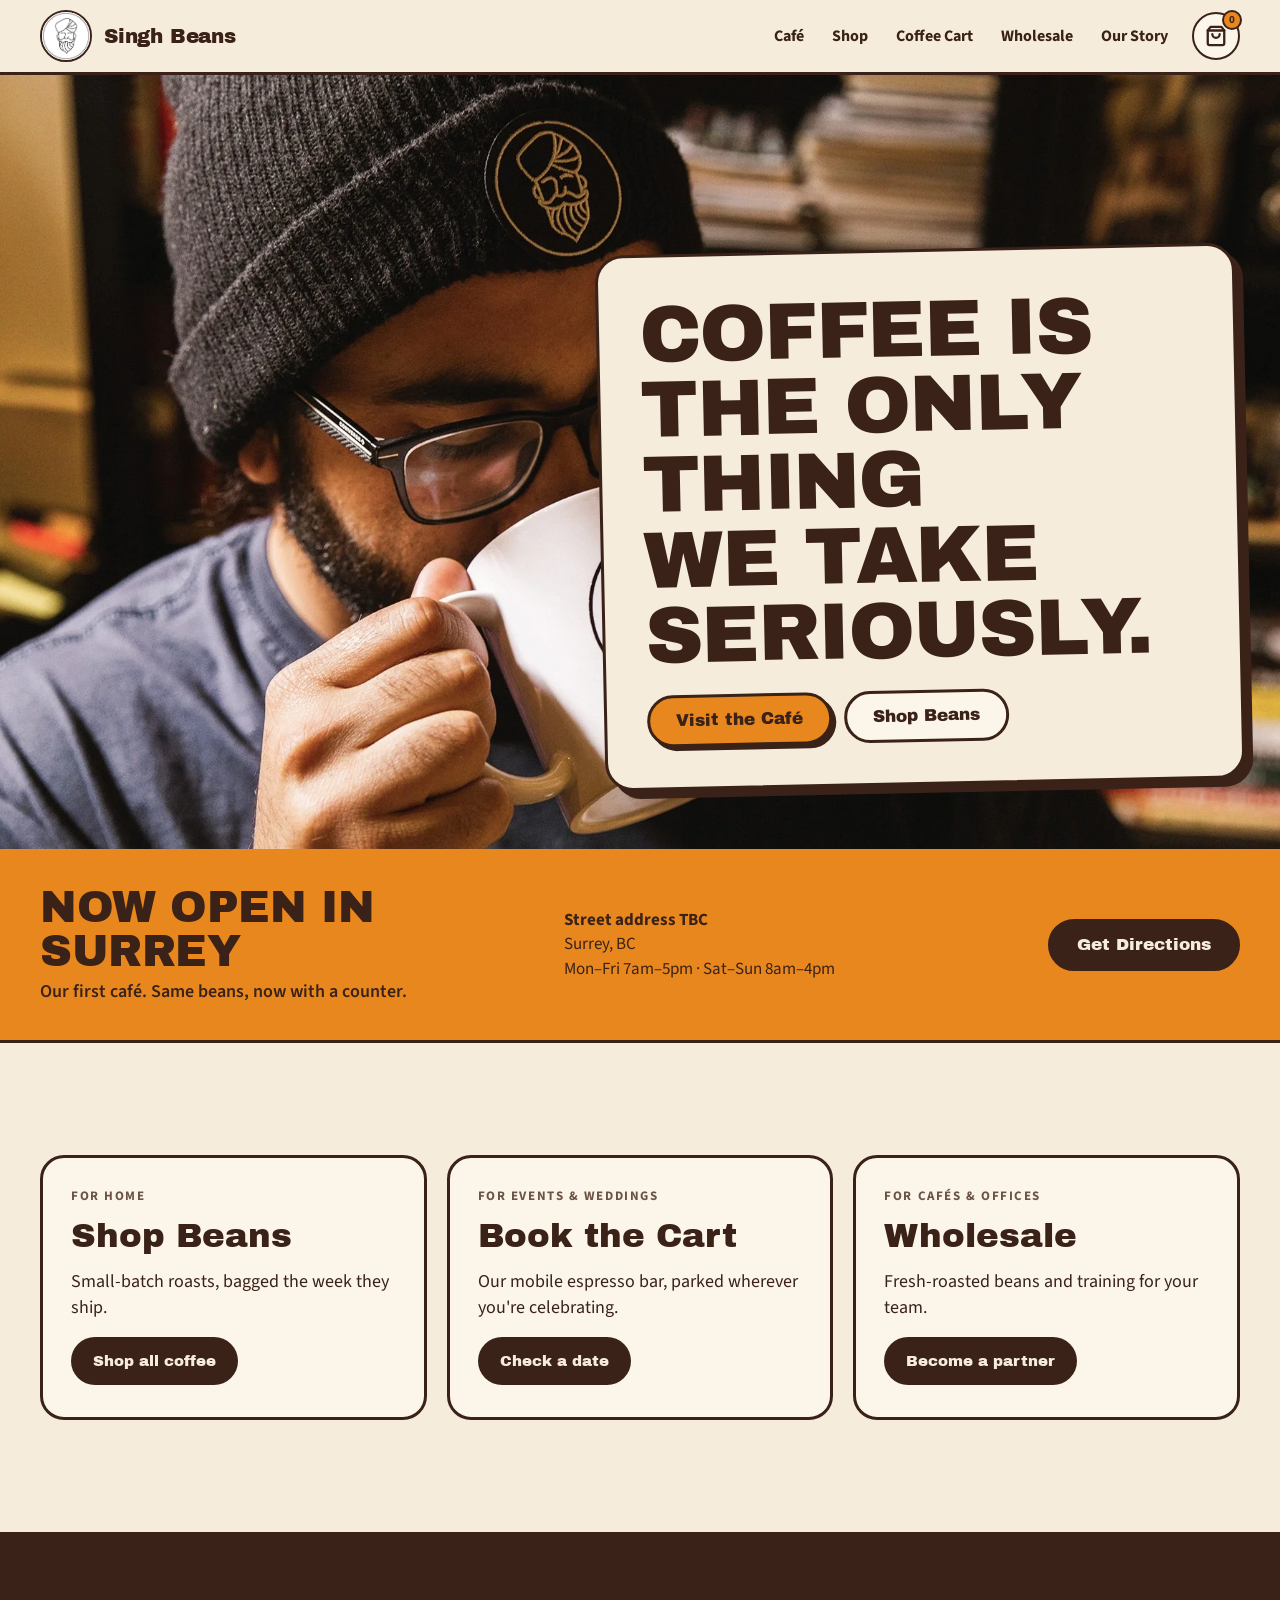
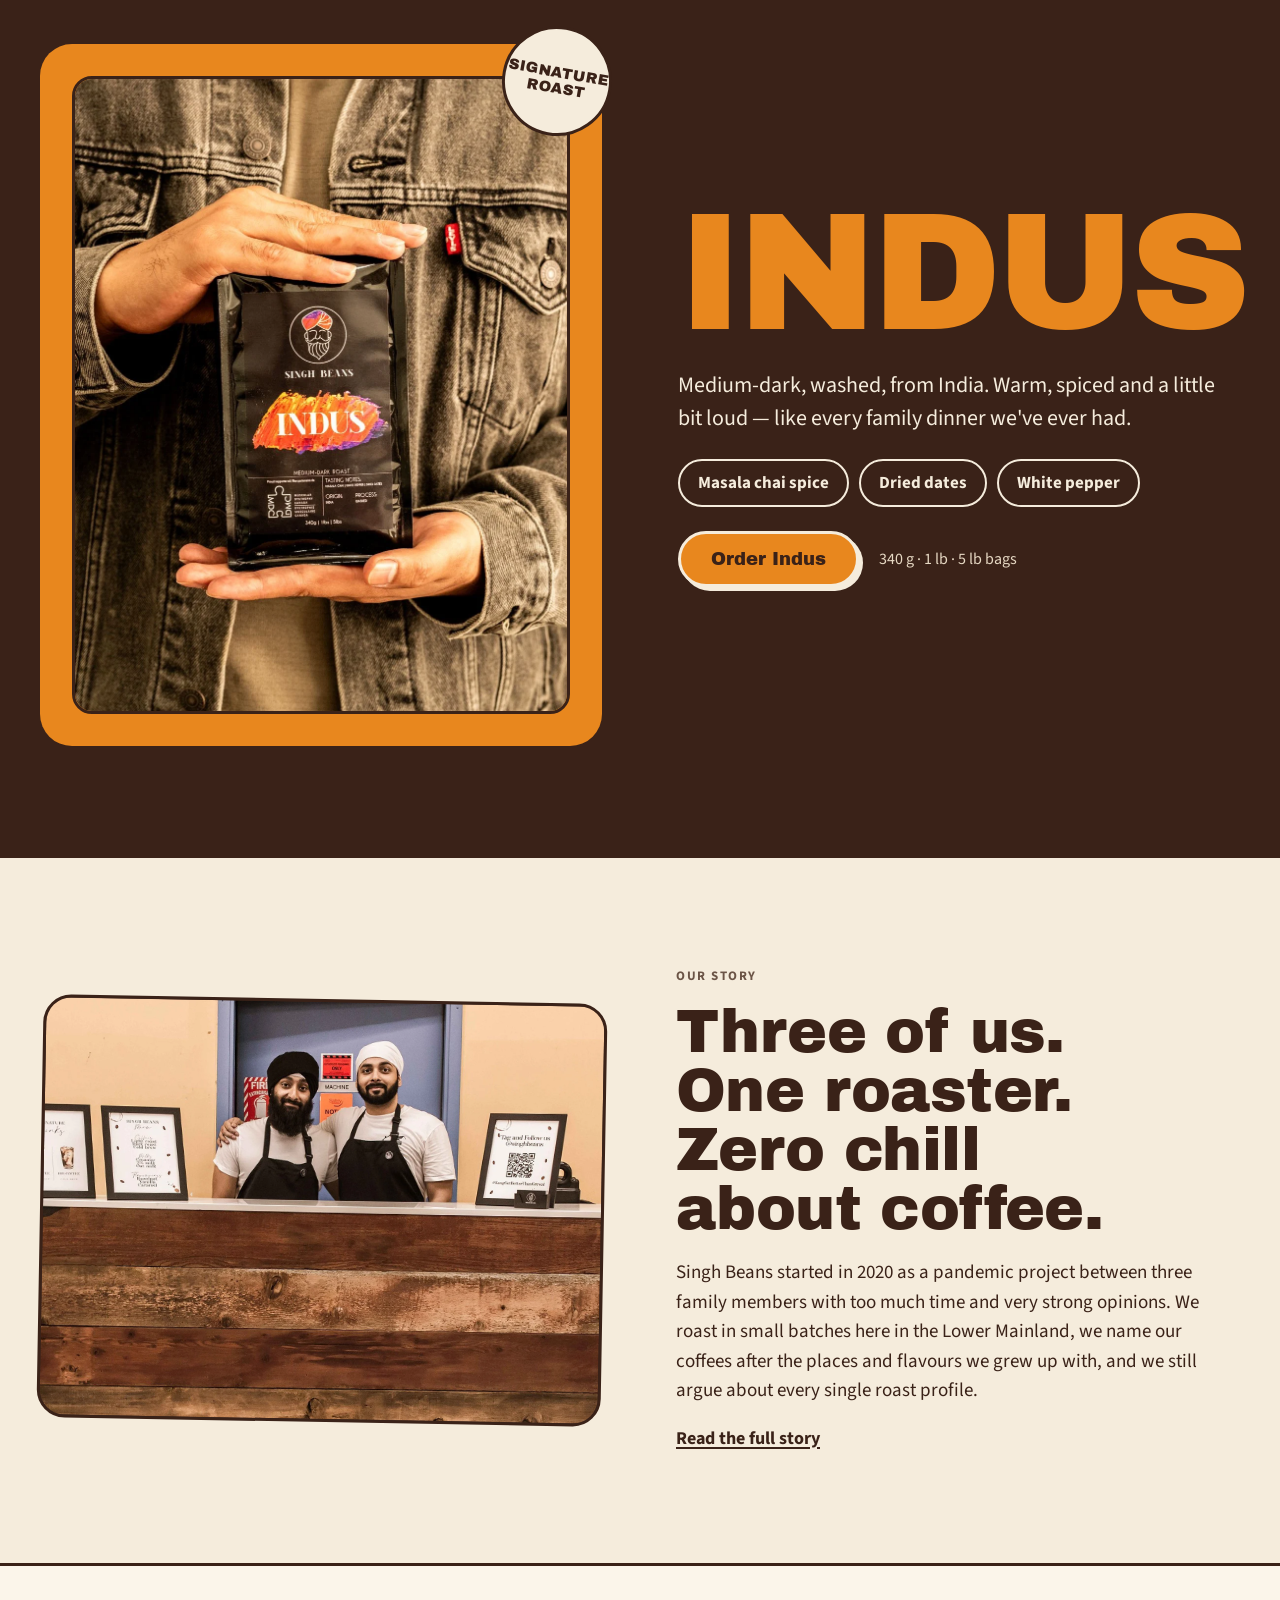
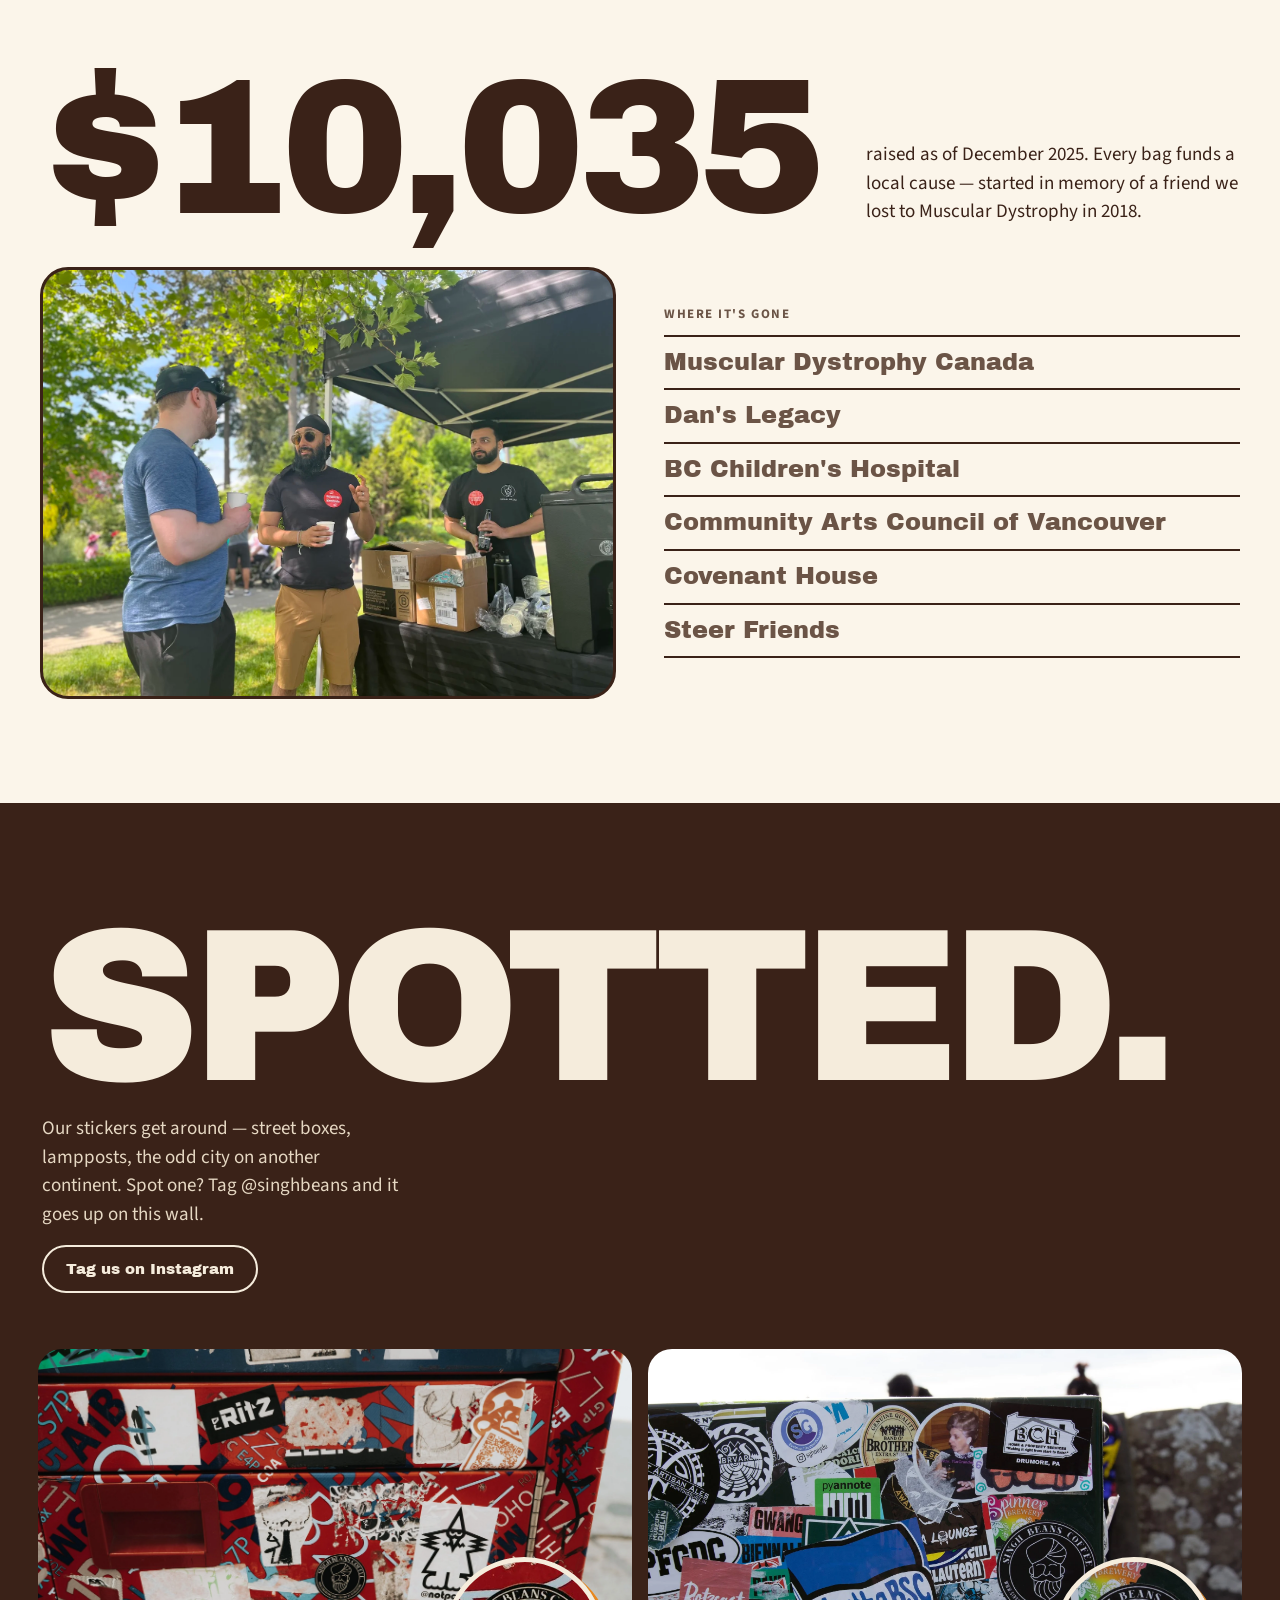
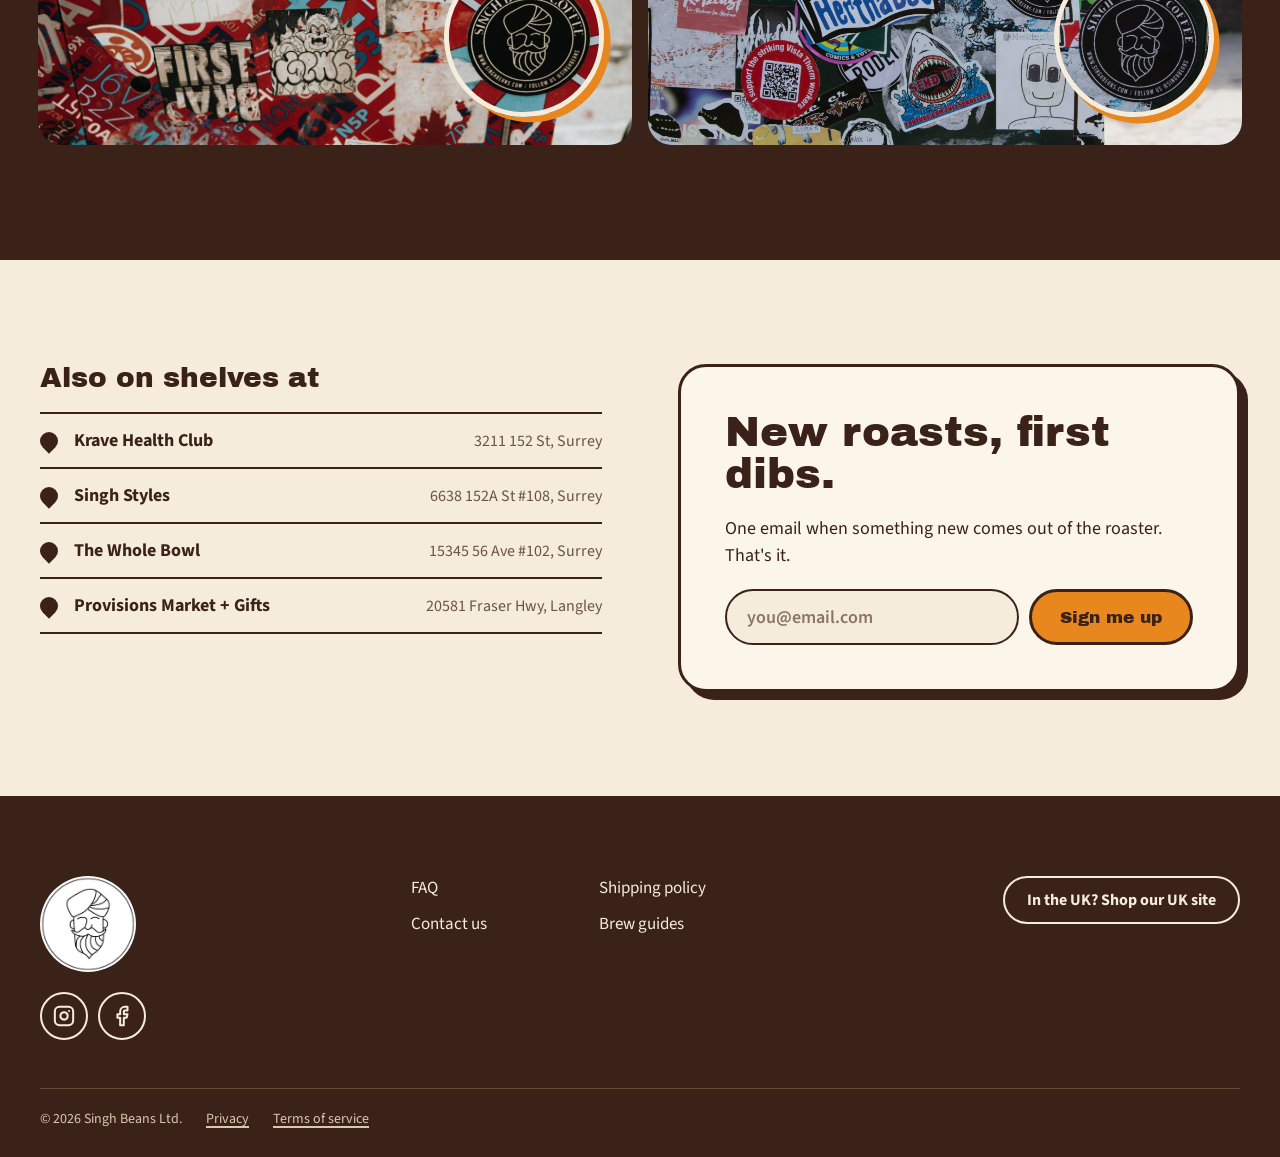
<file: index.html>
<!DOCTYPE html>
<html lang="en-CA">
<head>
  <meta charset="utf-8">
  <meta name="viewport" content="width=device-width, initial-scale=1">
  <title>Singh Beans Coffee — Small-Batch Roaster in Surrey, BC</title>
  <meta name="description" content="Family-owned small-batch coffee roaster in Surrey, BC. Shop fresh beans, visit our new café, book our mobile coffee cart or become a wholesale partner.">
  <link rel="icon" href="assets/logo.jpg">

  <!-- Fonts -->
  <link rel="preconnect" href="https://fonts.googleapis.com">
  <link rel="preconnect" href="https://fonts.gstatic.com" crossorigin>
  <link href="https://fonts.googleapis.com/css2?family=Archivo+Black&family=Source+Sans+3:wght@400;600;700&display=swap" rel="stylesheet">

  <link rel="stylesheet" href="css/styles.css">
</head>
<body>

  <!-- ================= HEADER ================= -->
  <header class="site-header">
    <div class="container site-header__bar">
      <a class="brand" href="index.html" aria-label="Singh Beans Coffee home">
        <img src="assets/logo.jpg" alt="Singh Beans Coffee logo" width="52" height="52">
        <span>Singh Beans</span>
      </a>

      <nav class="main-nav" aria-label="Main">
        <a href="cafe.html">Café</a>
        <a href="#shop">Shop</a>
        <a href="#cart-booking">Coffee Cart</a>
        <a href="#wholesale">Wholesale</a>
        <a href="#story">Our Story</a>
      </nav>

      <div class="header-actions">
        <a class="icon-btn" href="https://www.singhbeans.com/cart" aria-label="Cart">
          <svg viewBox="0 0 24 24" fill="none" stroke="currentColor" stroke-width="2.5" stroke-linecap="round" stroke-linejoin="round" aria-hidden="true"><path d="M6 2 3 6v14a2 2 0 0 0 2 2h14a2 2 0 0 0 2-2V6l-3-4Z"/><path d="M3 6h18"/><path d="M16 10a4 4 0 0 1-8 0"/></svg>
          <span class="cart-badge">0</span>
        </a>
        <button class="icon-btn menu-toggle" type="button" aria-label="Menu" aria-expanded="false" aria-controls="mobile-nav">
          <span></span><span></span><span></span>
        </button>
      </div>
    </div>

    <nav class="container mobile-nav" id="mobile-nav" aria-label="Mobile">
      <a href="cafe.html">Café</a>
      <a href="#shop">Shop</a>
      <a href="#cart-booking">Coffee Cart</a>
      <a href="#wholesale">Wholesale</a>
      <a href="#story">Our Story</a>
    </nav>
  </header>

  <main>

    <!-- ================= HERO ================= -->
    <section class="hero">
      <img class="hero__photo" src="assets/mug.webp" alt="Sipping from a Singh Beans mug, logo beanie on">
      <div class="hero__plate-wrap">
        <div class="hero__plate-row">
          <div class="hero__plate">
            <h1 class="display">Coffee is the only thing we take seriously.</h1>
            <div class="btn-row">
              <a class="btn btn--primary" href="cafe.html">Visit the Café</a>
              <a class="btn btn--secondary" href="#shop">Shop Beans</a>
            </div>
          </div>
        </div>
      </div>
    </section>

    <!-- ================= CAFÉ ANNOUNCEMENT ================= -->
    <!-- TBC: street address and hours. City may change to Vancouver. -->
    <section class="cafe-band">
      <div class="container cafe-band__inner">
        <div class="cafe-band__text">
          <p class="display cafe-band__title">Now open in Surrey</p>
          <p class="cafe-band__sub">Our first café. Same beans, now with a counter.</p>
        </div>
        <address>
          <strong>Street address TBC</strong><br>
          Surrey, BC<br>
          Mon–Fri 7am–5pm · Sat–Sun 8am–4pm
        </address>
        <a class="btn btn--dark" href="cafe.html#map">Get Directions</a>
      </div>
    </section>

    <!-- ================= THREE PATHS ================= -->
    <section class="container paths" id="shop">
      <div class="paths__grid">
        <div class="card">
          <span class="eyebrow">For home</span>
          <h2>Shop Beans</h2>
          <p>Small-batch roasts, bagged the week they ship.</p>
          <a class="btn btn--dark btn--small" href="https://www.singhbeans.com/coffee">Shop all coffee</a>
        </div>
        <div class="card" id="cart-booking">
          <span class="eyebrow">For events &amp; weddings</span>
          <h2>Book the Cart</h2>
          <p>Our mobile espresso bar, parked wherever you're celebrating.</p>
          <a class="btn btn--dark btn--small" href="https://www.singhbeans.com/event-vendor">Check a date</a>
        </div>
        <div class="card" id="wholesale">
          <span class="eyebrow">For cafés &amp; offices</span>
          <h2>Wholesale</h2>
          <p>Fresh-roasted beans and training for your team.</p>
          <a class="btn btn--dark btn--small" href="https://www.singhbeans.com/wholesale">Become a partner</a>
        </div>
      </div>
    </section>

    <!-- ================= FEATURED ROAST: INDUS ================= -->
    <section class="indus" id="indus">
      <div class="container indus__inner">
        <div class="indus__frame">
          <img src="assets/indus.webp" alt="A bag of Singh Beans Indus roast held in two hands" loading="lazy">
          <span class="badge-sticker">Signature<br>roast</span>
        </div>
        <div class="indus__copy">
          <h2 class="display indus__title">Indus</h2>
          <p>Medium-dark, washed, from India. Warm, spiced and a little bit loud — like every family dinner we've ever had.</p>
          <ul class="pills" aria-label="Tasting notes">
            <li>Masala chai spice</li>
            <li>Dried dates</li>
            <li>White pepper</li>
          </ul>
          <div class="indus__buy">
            <a class="btn btn--primary btn--large on-dark" href="https://www.singhbeans.com/coffee/p/indus">Order Indus</a>
            <span class="indus__meta">340 g · 1 lb · 5 lb bags</span>
          </div>
        </div>
      </div>
    </section>

    <!-- ================= OUR STORY ================= -->
    <section class="container story" id="story">
      <div class="photo-frame">
        <img src="assets/founders-counter.webp" alt="Two of the Singh Beans founders behind their wooden coffee counter" loading="lazy">
      </div>
      <div class="story__copy">
        <span class="eyebrow">Our story</span>
        <h2 class="section-title">Three of us. One roaster. Zero chill about coffee.</h2>
        <p>Singh Beans started in 2020 as a pandemic project between three family members with too much time and very strong opinions. We roast in small batches here in the Lower Mainland, we name our coffees after the places and flavours we grew up with, and we still argue about every single roast profile.</p>
        <a class="text-link" href="https://www.singhbeans.com/our-story">Read the full story</a>
      </div>
    </section>

    <!-- ================= GIVING BACK ================= -->
    <section class="giving">
      <div class="container giving__inner">
        <div class="giving__head">
          <p class="giving__amount">$10,035</p>
          <p>raised as of December 2025. Every bag funds a local cause — started in memory of a friend we lost to Muscular Dystrophy in 2018.</p>
        </div>
        <div class="giving__body">
          <div class="photo-frame">
            <img src="assets/event-tent.webp" alt="Singh Beans volunteers serving coffee at a community charity event" loading="lazy">
          </div>
          <div class="charities">
            <span class="eyebrow">Where it's gone</span>
            <ul>
              <li><a href="https://muscle.ca/" target="_blank" rel="noopener">Muscular Dystrophy Canada</a></li>
              <li><a href="https://danslegacy.com/" target="_blank" rel="noopener">Dan's Legacy</a></li>
              <li><a href="https://www.bcchildrens.ca/" target="_blank" rel="noopener">BC Children's Hospital</a></li>
              <li><a href="https://www.cacv.ca/" target="_blank" rel="noopener">Community Arts Council of Vancouver</a></li>
              <li><a href="https://www.covenanthousebc.org/" target="_blank" rel="noopener">Covenant House</a></li>
              <li><a href="https://steerfriends.org/" target="_blank" rel="noopener">Steer Friends</a></li>
            </ul>
          </div>
        </div>
      </div>
    </section>

    <!-- ================= SPOTTED ================= -->
    <section class="spotted">
      <div class="spotted__inner">
        <div class="spotted__head">
          <h2 class="display spotted__title">Spotted.</h2>
          <div class="spotted__intro">
            <p>Our stickers get around — street boxes, lampposts, the odd city on another continent. Spot one? Tag @singhbeans and it goes up on this wall.</p>
            <a class="btn btn--outline-light btn--small" href="https://instagram.com/singhbeans" target="_blank" rel="noopener">Tag us on Instagram</a>
          </div>
        </div>
        <div class="spotted__grid">
          <!-- To add a photo: copy a <figure> block. The zoom circle's
               background-size / background-position pick which part
               of the photo shows inside the circle. -->
          <figure class="spot">
            <img src="assets/spotted-red.webp" alt="A Singh Beans sticker among dozens on a red street box" loading="lazy">
            <span class="spot__zoom" aria-hidden="true" style="background-image:url(assets/spotted-red.webp); --zoom-size:1410px auto; --zoom-pos:-639px -465px; --zoom-rotate:-6deg"></span>
          </figure>
          <figure class="spot">
            <img src="assets/spotted-green.webp" alt="A Singh Beans sticker on a crowded green utility box overseas" loading="lazy">
            <span class="spot__zoom" aria-hidden="true" style="background-image:url(assets/spotted-green.webp); --zoom-size:706px auto; --zoom-pos:-394px -182px; --zoom-rotate:5deg"></span>
          </figure>
        </div>
      </div>
    </section>

    <!-- ================= STOCKISTS + NEWSLETTER ================= -->
    <section class="container stock-news">
      <div class="stockists">
        <h2>Also on shelves at</h2>
        <ul>
          <li><span class="pin" aria-hidden="true"></span><span class="stockists__name">Krave Health Club</span><span class="stockists__addr">3211 152 St, Surrey</span></li>
          <li><span class="pin" aria-hidden="true"></span><span class="stockists__name">Singh Styles</span><span class="stockists__addr">6638 152A St #108, Surrey</span></li>
          <li><span class="pin" aria-hidden="true"></span><span class="stockists__name">The Whole Bowl</span><span class="stockists__addr">15345 56 Ave #102, Surrey</span></li>
          <li><span class="pin" aria-hidden="true"></span><span class="stockists__name">Provisions Market + Gifts</span><span class="stockists__addr">20581 Fraser Hwy, Langley</span></li>
        </ul>
      </div>

      <div class="newsletter">
        <h2>New roasts, first dibs.</h2>
        <p>One email when something new comes out of the roaster. That's it.</p>
        <form id="newsletter-form" novalidate>
          <label class="visually-hidden" for="nl-email">Email address</label>
          <input id="nl-email" name="email" type="email" autocomplete="email" placeholder="you@email.com" aria-describedby="nl-error">
          <button class="btn btn--primary" type="submit">Sign me up</button>
        </form>
        <p class="form-error" id="nl-error" role="alert" hidden>That email doesn't look quite right.</p>
        <p class="form-success" id="nl-success" role="status" hidden>You're on the list. Next roast, you'll hear first.</p>
      </div>
    </section>

  </main>

  <!-- ================= FOOTER ================= -->
  <footer class="site-footer">
    <div class="container site-footer__inner">
      <div class="site-footer__top">
        <div class="footer-brand">
          <img src="assets/logo.jpg" alt="Singh Beans Coffee" width="96" height="96" loading="lazy">
          <div class="social">
            <a href="https://instagram.com/singhbeans" target="_blank" rel="noopener" aria-label="Instagram">
              <svg viewBox="0 0 24 24" fill="none" stroke="currentColor" stroke-width="2.2" stroke-linecap="round" stroke-linejoin="round" aria-hidden="true"><rect width="20" height="20" x="2" y="2" rx="5"/><path d="M16 11.37A4 4 0 1 1 12.63 8 4 4 0 0 1 16 11.37z"/><line x1="17.5" x2="17.51" y1="6.5" y2="6.5"/></svg>
            </a>
            <a href="https://www.facebook.com/singhbeans/" target="_blank" rel="noopener" aria-label="Facebook">
              <svg viewBox="0 0 24 24" fill="none" stroke="currentColor" stroke-width="2.2" stroke-linecap="round" stroke-linejoin="round" aria-hidden="true"><path d="M18 2h-3a5 5 0 0 0-5 5v3H7v4h3v8h4v-8h3l1-4h-4V7a1 1 0 0 1 1-1h3z"/></svg>
            </a>
          </div>
        </div>
        <nav class="footer-links" aria-label="Help">
          <a href="https://www.singhbeans.com/faq">FAQ</a>
          <a href="https://www.singhbeans.com/shipping-policy">Shipping policy</a>
          <a href="https://www.singhbeans.com/contact-us">Contact us</a>
          <a href="https://www.singhbeans.com/brew-guides">Brew guides</a>
        </nav>
        <a class="uk-pill" href="https://singhbeans.co.uk/">In the UK? Shop our UK site</a>
      </div>
      <div class="legal">
        <span>© 2026 Singh Beans Ltd.</span>
        <a href="https://www.singhbeans.com/privacy-policy">Privacy</a>
        <a href="https://www.singhbeans.com/terms-of-services">Terms of service</a>
      </div>
    </div>
  </footer>

  <script src="js/main.js"></script>
</body>
</html>
</file>
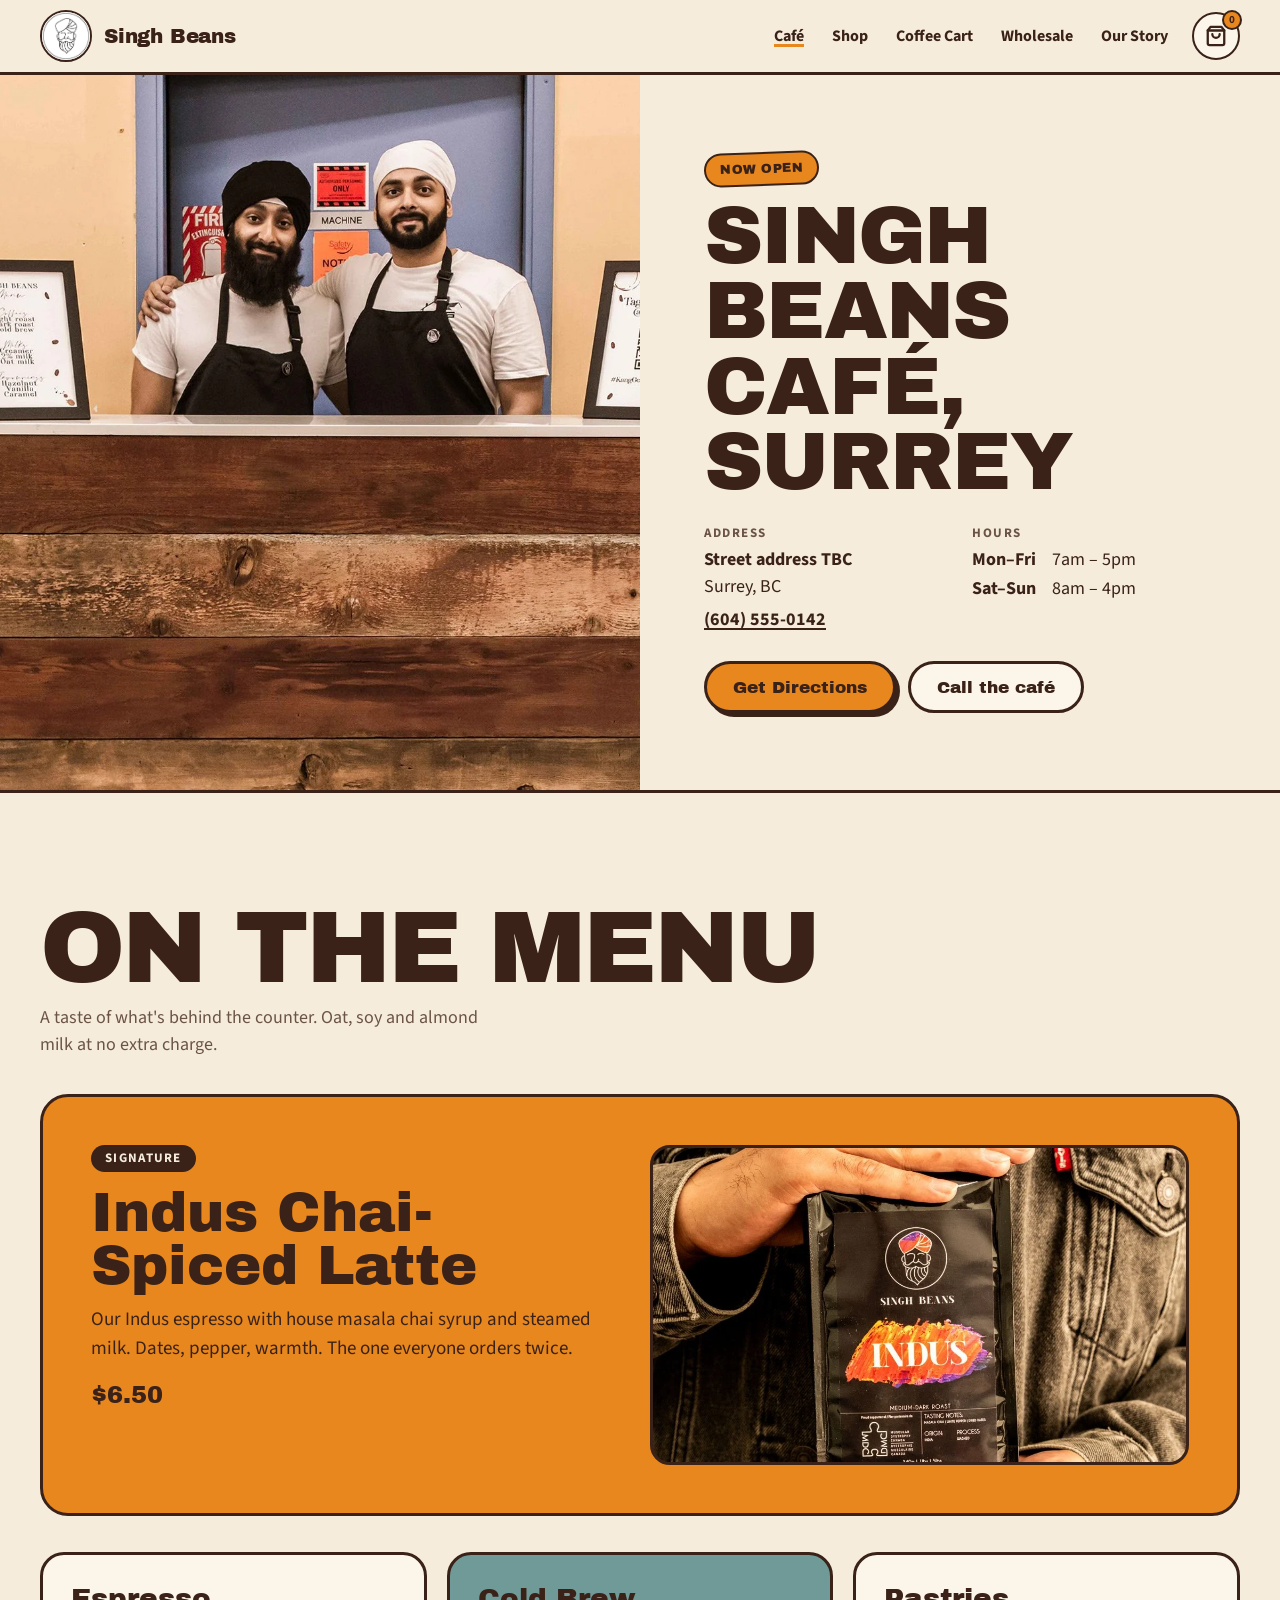
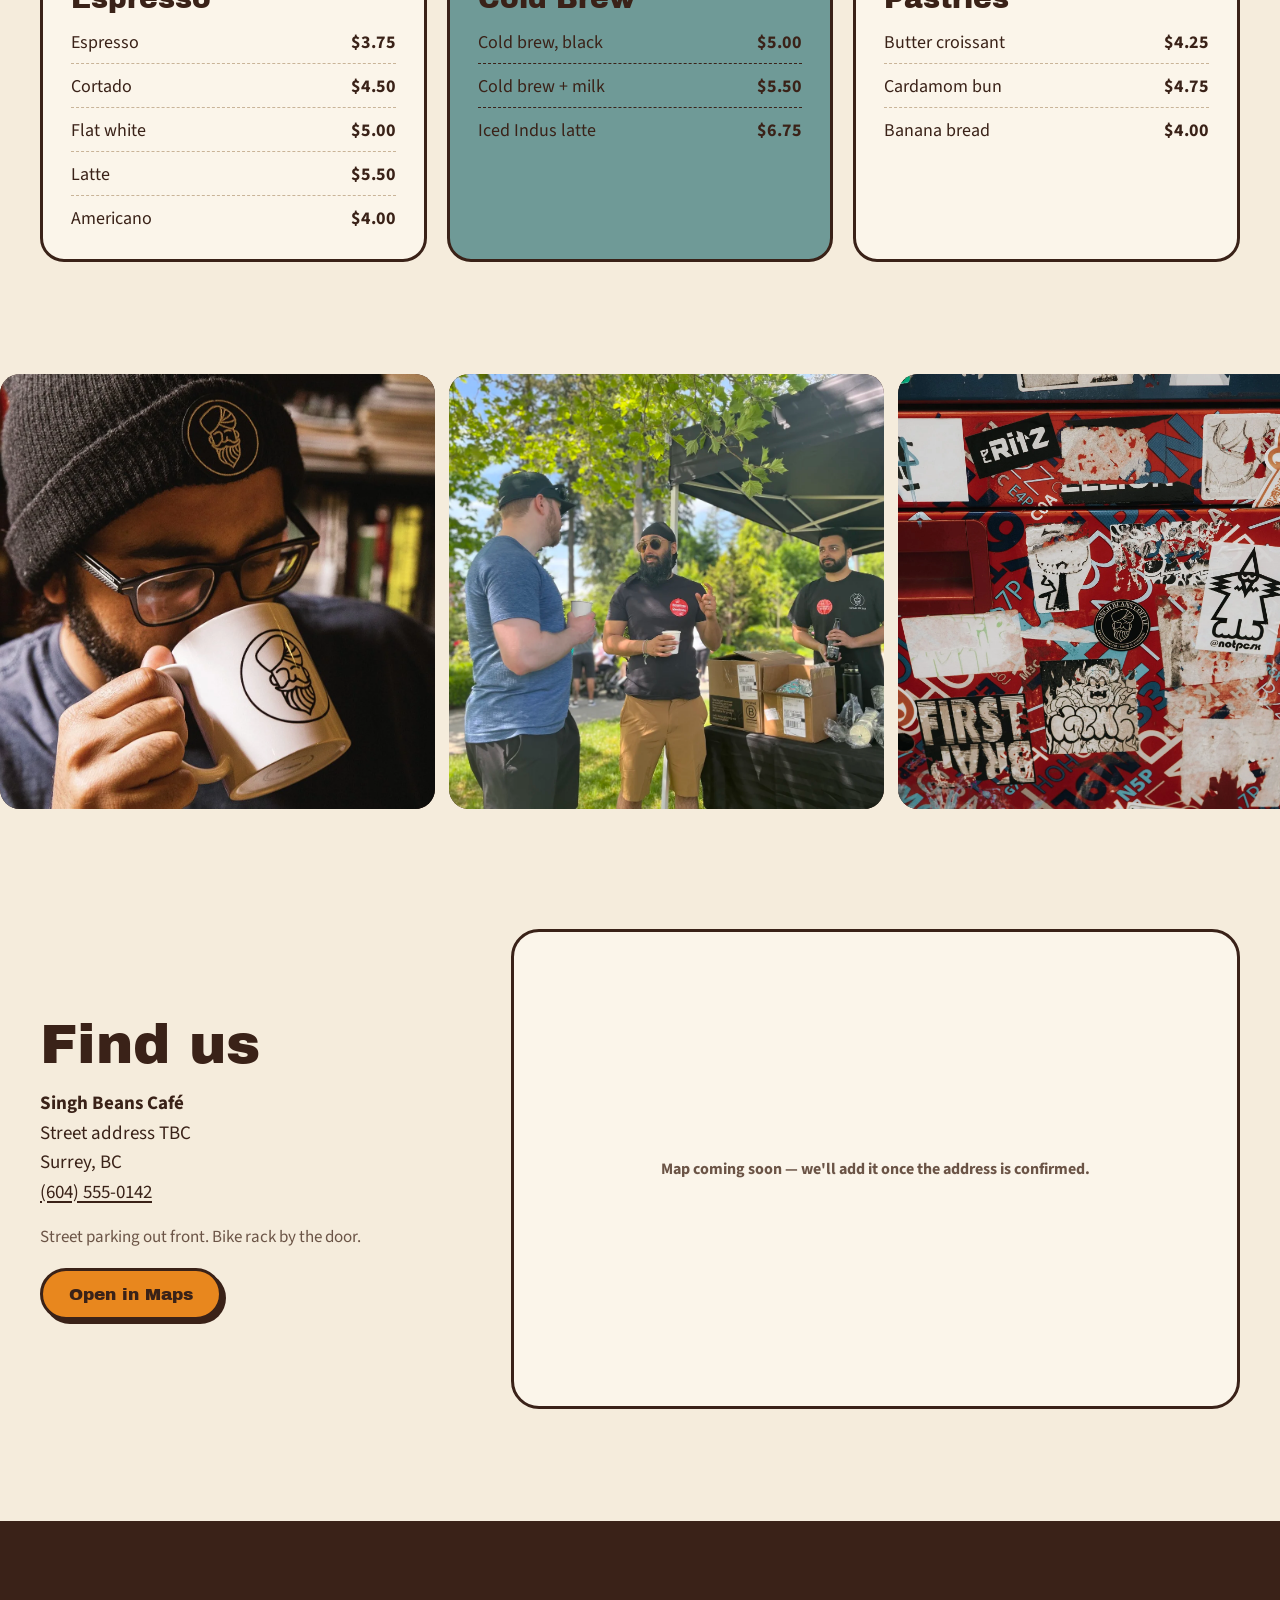
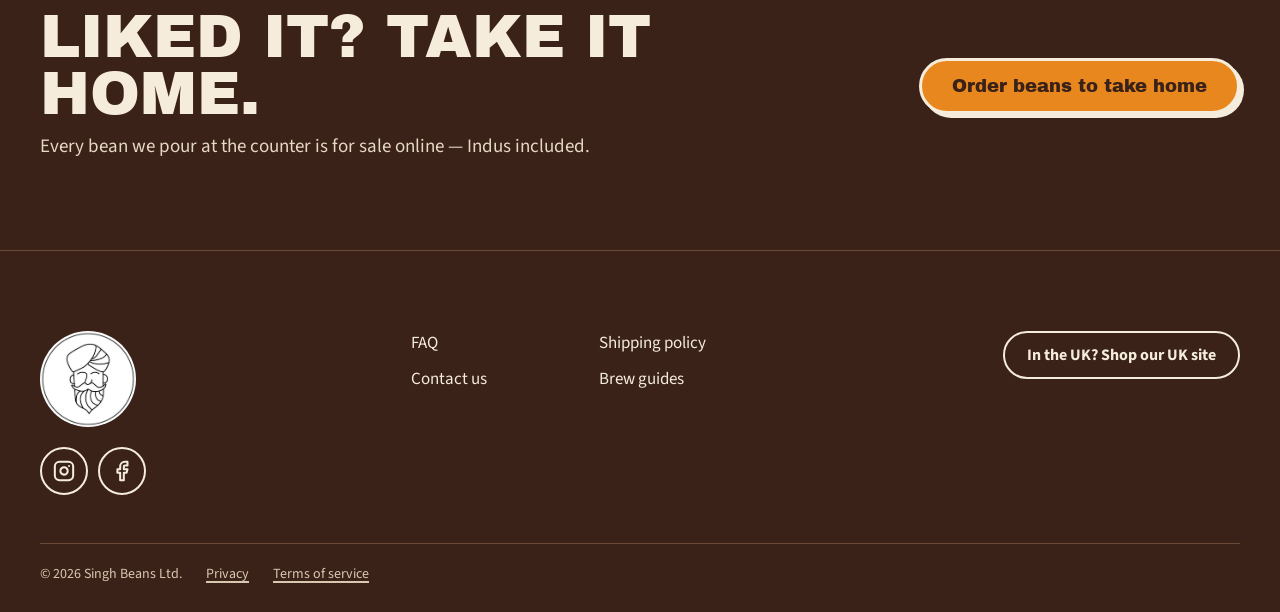
<file: cafe.html>
<!DOCTYPE html>
<html lang="en-CA">
<head>
  <meta charset="utf-8">
  <meta name="viewport" content="width=device-width, initial-scale=1">
  <title>Singh Beans Café — Surrey, BC | Coffee, Indus Chai Latte &amp; Pastries</title>
  <meta name="description" content="Singh Beans Café in Surrey, BC. Small-batch coffee from a family-owned roaster: espresso, cold brew, Indus chai-spiced latte and pastries.">
  <link rel="icon" href="assets/logo.jpg">

  <!-- Fonts -->
  <link rel="preconnect" href="https://fonts.googleapis.com">
  <link rel="preconnect" href="https://fonts.gstatic.com" crossorigin>
  <link href="https://fonts.googleapis.com/css2?family=Archivo+Black&family=Source+Sans+3:wght@400;600;700&display=swap" rel="stylesheet">

  <link rel="stylesheet" href="css/styles.css">

  <!-- Local SEO info for Google. TBC: update the street address and
       phone number here AND in the page below so they match exactly. -->
  <script type="application/ld+json">
  {
    "@context": "https://schema.org",
    "@type": "CafeOrCoffeeShop",
    "name": "Singh Beans Café",
    "image": "assets/founders-counter.webp",
    "address": {
      "@type": "PostalAddress",
      "streetAddress": "Street address TBC",
      "addressLocality": "Surrey",
      "addressRegion": "BC",
      "addressCountry": "CA"
    },
    "telephone": "+1-604-555-0142",
    "servesCuisine": "Coffee",
    "openingHoursSpecification": [
      {
        "@type": "OpeningHoursSpecification",
        "dayOfWeek": ["Monday", "Tuesday", "Wednesday", "Thursday", "Friday"],
        "opens": "07:00",
        "closes": "17:00"
      },
      {
        "@type": "OpeningHoursSpecification",
        "dayOfWeek": ["Saturday", "Sunday"],
        "opens": "08:00",
        "closes": "16:00"
      }
    ]
  }
  </script>
</head>
<body>

  <!-- ================= HEADER ================= -->
  <header class="site-header">
    <div class="container site-header__bar">
      <a class="brand" href="index.html" aria-label="Singh Beans Coffee home">
        <img src="assets/logo.jpg" alt="Singh Beans Coffee logo" width="52" height="52">
        <span>Singh Beans</span>
      </a>

      <nav class="main-nav" aria-label="Main">
        <a href="cafe.html" aria-current="page">Café</a>
        <a href="index.html#shop">Shop</a>
        <a href="index.html#cart-booking">Coffee Cart</a>
        <a href="index.html#wholesale">Wholesale</a>
        <a href="index.html#story">Our Story</a>
      </nav>

      <div class="header-actions">
        <a class="icon-btn" href="https://www.singhbeans.com/cart" aria-label="Cart">
          <svg viewBox="0 0 24 24" fill="none" stroke="currentColor" stroke-width="2.5" stroke-linecap="round" stroke-linejoin="round" aria-hidden="true"><path d="M6 2 3 6v14a2 2 0 0 0 2 2h14a2 2 0 0 0 2-2V6l-3-4Z"/><path d="M3 6h18"/><path d="M16 10a4 4 0 0 1-8 0"/></svg>
          <span class="cart-badge">0</span>
        </a>
        <button class="icon-btn menu-toggle" type="button" aria-label="Menu" aria-expanded="false" aria-controls="mobile-nav">
          <span></span><span></span><span></span>
        </button>
      </div>
    </div>

    <nav class="container mobile-nav" id="mobile-nav" aria-label="Mobile">
      <a href="cafe.html" aria-current="page">Café</a>
      <a href="index.html#shop">Shop</a>
      <a href="index.html#cart-booking">Coffee Cart</a>
      <a href="index.html#wholesale">Wholesale</a>
      <a href="index.html#story">Our Story</a>
    </nav>
  </header>

  <main>

    <!-- ================= CAFÉ HERO ================= -->
    <!-- TBC: street address, phone number and hours -->
    <section class="cafe-hero">
      <div class="cafe-hero__photo">
        <!-- Swap for café interior/exterior photos when available -->
        <img src="assets/founders-counter.webp" alt="The Singh Beans team behind their wooden coffee counter">
      </div>
      <div class="cafe-hero__info">
        <div class="cafe-hero__heading">
          <span class="chip-open">Now open</span>
          <h1 class="display">Singh Beans Café, Surrey</h1>
        </div>
        <div class="cafe-details">
          <div>
            <span class="eyebrow">Address</span>
            <address><strong>Street address TBC</strong><br>Surrey, BC</address>
            <a class="phone" href="tel:+16045550142">(604) 555-0142</a>
          </div>
          <div>
            <span class="eyebrow">Hours</span>
            <dl class="hours">
              <dt>Mon–Fri</dt><dd>7am – 5pm</dd>
              <dt>Sat–Sun</dt><dd>8am – 4pm</dd>
            </dl>
          </div>
        </div>
        <div class="btn-row">
          <a class="btn btn--primary" href="#map">Get Directions</a>
          <a class="btn btn--secondary" href="tel:+16045550142">Call the café</a>
        </div>
      </div>
    </section>

    <!-- ================= MENU ================= -->
    <!-- All items and prices below are PLACEHOLDERS — confirm with the café -->
    <section class="container menu">
      <div class="menu__head">
        <h2 class="display menu__title">On the menu</h2>
        <p>A taste of what's behind the counter. Oat, soy and almond milk at no extra charge.</p>
      </div>

      <div class="signature">
        <div class="signature__copy">
          <span class="signature__chip">Signature</span>
          <h3>Indus Chai-Spiced Latte</h3>
          <p>Our Indus espresso with house masala chai syrup and steamed milk. Dates, pepper, warmth. The one everyone orders twice.</p>
          <p class="price">$6.50</p>
        </div>
        <div class="signature__photo">
          <img src="assets/indus.webp" alt="A bag of Indus roast" loading="lazy">
        </div>
      </div>

      <div class="menu__grid">
        <div class="menu-card">
          <h3>Espresso</h3>
          <ul>
            <li><span>Espresso</span><span>$3.75</span></li>
            <li><span>Cortado</span><span>$4.50</span></li>
            <li><span>Flat white</span><span>$5.00</span></li>
            <li><span>Latte</span><span>$5.50</span></li>
            <li><span>Americano</span><span>$4.00</span></li>
          </ul>
        </div>
        <div class="menu-card menu-card--teal">
          <h3>Cold Brew</h3>
          <ul>
            <li><span>Cold brew, black</span><span>$5.00</span></li>
            <li><span>Cold brew + milk</span><span>$5.50</span></li>
            <li><span>Iced Indus latte</span><span>$6.75</span></li>
          </ul>
        </div>
        <div class="menu-card">
          <h3>Pastries</h3>
          <ul>
            <li><span>Butter croissant</span><span>$4.25</span></li>
            <li><span>Cardamom bun</span><span>$4.75</span></li>
            <li><span>Banana bread</span><span>$4.00</span></li>
          </ul>
        </div>
      </div>
    </section>

    <!-- ================= PHOTO STRIP ================= -->
    <section class="photo-strip" aria-label="Singh Beans around town">
      <div><img src="assets/mug.webp" alt="Morning coffee in a Singh Beans mug" loading="lazy" style="object-position:32% 40%"></div>
      <div><img src="assets/event-tent.webp" alt="Serving at a community event" loading="lazy" style="object-position:45% 40%"></div>
      <div><img src="assets/spotted-red.webp" alt="A Singh Beans sticker spotted on a street box" loading="lazy" style="object-position:50% 55%"></div>
      <div><img src="assets/spotted-green.webp" alt="A Singh Beans sticker spotted overseas" loading="lazy" style="object-position:65% 55%"></div>
    </section>

    <!-- ================= FIND US ================= -->
    <section class="container find-us" id="map">
      <div class="find-us__info">
        <h2>Find us</h2>
        <address>
          <strong>Singh Beans Café</strong><br>
          Street address TBC<br>
          Surrey, BC<br>
          <a href="tel:+16045550142">(604) 555-0142</a>
        </address>
        <p class="note">Street parking out front. Bike rack by the door.</p>
        <!-- TBC: once the address is confirmed, put it in this link -->
        <a class="btn btn--primary" href="https://www.google.com/maps/search/?api=1&amp;query=Singh+Beans+Cafe+Surrey+BC" target="_blank" rel="noopener">Open in Maps</a>
      </div>
      <div class="map-panel">
        <!-- TBC: replace this placeholder with the Google Maps embed
             (Google Maps → Share → Embed a map → copy the <iframe>) -->
        <div class="map-placeholder">Map coming soon — we'll add it once the address is confirmed.</div>
      </div>
    </section>

    <!-- ================= TAKE BEANS HOME ================= -->
    <section class="take-home">
      <div class="container take-home__inner">
        <div class="take-home__text">
          <h2 class="display">Liked it? Take it home.</h2>
          <p>Every bean we pour at the counter is for sale online — Indus included.</p>
        </div>
        <a class="btn btn--primary btn--large on-dark" href="https://www.singhbeans.com/coffee/p/indus">Order beans to take home</a>
      </div>
    </section>

  </main>

  <!-- ================= FOOTER ================= -->
  <footer class="site-footer">
    <div class="container site-footer__inner">
      <div class="site-footer__top">
        <div class="footer-brand">
          <img src="assets/logo.jpg" alt="Singh Beans Coffee" width="96" height="96" loading="lazy">
          <div class="social">
            <a href="https://instagram.com/singhbeans" target="_blank" rel="noopener" aria-label="Instagram">
              <svg viewBox="0 0 24 24" fill="none" stroke="currentColor" stroke-width="2.2" stroke-linecap="round" stroke-linejoin="round" aria-hidden="true"><rect width="20" height="20" x="2" y="2" rx="5"/><path d="M16 11.37A4 4 0 1 1 12.63 8 4 4 0 0 1 16 11.37z"/><line x1="17.5" x2="17.51" y1="6.5" y2="6.5"/></svg>
            </a>
            <a href="https://www.facebook.com/singhbeans/" target="_blank" rel="noopener" aria-label="Facebook">
              <svg viewBox="0 0 24 24" fill="none" stroke="currentColor" stroke-width="2.2" stroke-linecap="round" stroke-linejoin="round" aria-hidden="true"><path d="M18 2h-3a5 5 0 0 0-5 5v3H7v4h3v8h4v-8h3l1-4h-4V7a1 1 0 0 1 1-1h3z"/></svg>
            </a>
          </div>
        </div>
        <nav class="footer-links" aria-label="Help">
          <a href="https://www.singhbeans.com/faq">FAQ</a>
          <a href="https://www.singhbeans.com/shipping-policy">Shipping policy</a>
          <a href="https://www.singhbeans.com/contact-us">Contact us</a>
          <a href="https://www.singhbeans.com/brew-guides">Brew guides</a>
        </nav>
        <a class="uk-pill" href="https://singhbeans.co.uk/">In the UK? Shop our UK site</a>
      </div>
      <div class="legal">
        <span>© 2026 Singh Beans Ltd.</span>
        <a href="https://www.singhbeans.com/privacy-policy">Privacy</a>
        <a href="https://www.singhbeans.com/terms-of-services">Terms of service</a>
      </div>
    </div>
  </footer>

  <script src="js/main.js"></script>
</body>
</html>
</file>
<file: css/styles.css>
/* =========================================================
   Singh Beans Coffee — shared styles for every page
   ---------------------------------------------------------
   Tip: all brand colours live in the ":root" block below.
   Change a colour there and it updates everywhere.
   ========================================================= */

/* ---------- Design tokens (colours) ---------- */
:root {
  --espresso: #3A2218;    /* text, borders, dark sections */
  --cream: #F5ECDC;       /* page background */
  --cream-2: #FBF5EA;     /* cards, secondary buttons */
  --saffron: #E8871E;     /* primary buttons — use sparingly */
  --teal: #6F9A97;        /* cold brew card only */
  --muted: #6B5446;       /* secondary text on cream */
  --cream-muted: #E6D8C3; /* secondary text on espresso */
  --rule-dark: #6B4A38;   /* dividers on espresso */
  --rule-light: #D9C8B0;  /* mobile menu dividers */
  --rule-menu: #C9B498;   /* dotted menu leaders */
  --hover-link: #A85A0C;
  --error: #A33A12;

  --font-display: 'Archivo Black', system-ui, sans-serif;
  --font-body: 'Source Sans 3', system-ui, sans-serif;

  --gutter: clamp(16px, 4vw, 40px);
  --section-pad: clamp(56px, 9vw, 112px);
}

/* ---------- Base ---------- */
*, *::before, *::after { box-sizing: border-box; }

html { scroll-behavior: smooth; }

body {
  margin: 0;
  background: var(--cream);
  color: var(--espresso);
  font-family: var(--font-body);
  -webkit-font-smoothing: antialiased;
}

img { max-width: 100%; }

a {
  color: var(--espresso);
  text-decoration-thickness: 2px;
  text-underline-offset: 3px;
}
a:hover { color: var(--hover-link); }

input::placeholder { color: #8A7466; }

:focus-visible {
  outline: 3px solid var(--saffron);
  outline-offset: 3px;
}

/* Hides text visually but keeps it for screen readers */
.visually-hidden {
  position: absolute;
  width: 1px;
  height: 1px;
  overflow: hidden;
  clip: rect(0 0 0 0);
  white-space: nowrap;
}

/* Centred content column */
.container {
  max-width: 1280px;
  margin: 0 auto;
  padding-left: var(--gutter);
  padding-right: var(--gutter);
}

/* Anchor targets sit below the sticky header */
[id] { scroll-margin-top: 80px; }

/* ---------- Type helpers ---------- */
.display {
  margin: 0;
  font-family: var(--font-display);
  font-weight: 400;
  text-transform: uppercase;
}

.eyebrow {
  font: 700 13px/1 var(--font-body);
  letter-spacing: .12em;
  text-transform: uppercase;
  color: var(--muted);
}

.section-title {
  margin: 0;
  font-family: var(--font-display);
  font-weight: 400;
  font-size: clamp(36px, 5vw, 60px);
  line-height: 0.98;
  letter-spacing: -0.01em;
  text-wrap: balance;
}

/* ---------- Buttons ---------- */
.btn {
  display: inline-flex;
  align-items: center;
  justify-content: center;
  min-height: 52px;
  padding: 0 26px;
  border: 3px solid var(--espresso);
  border-radius: 999px;
  white-space: nowrap;
  flex: none;
  font-family: var(--font-display);
  font-size: 17px;
  text-decoration: none;
  cursor: pointer;
  transition: transform 120ms ease-out, box-shadow 120ms ease-out;
}
.btn:hover { color: inherit; }

.btn--primary {
  background: var(--saffron);
  color: var(--espresso);
  box-shadow: 4px 4px 0 var(--espresso);
}
.btn--primary:hover {
  color: var(--espresso);
  transform: translate(-2px, -2px);
  box-shadow: 6px 6px 0 var(--espresso);
}
.btn--primary:active {
  transform: translate(2px, 2px);
  box-shadow: none;
}

.btn--secondary {
  background: var(--cream-2);
  color: var(--espresso);
}
.btn--secondary:hover { color: var(--espresso); background: #fff; }

.btn--dark {
  background: var(--espresso);
  color: var(--cream);
}
.btn--dark:hover { color: var(--cream); background: #52331f; }

/* Smaller dark button used inside cards */
.btn--small {
  min-height: 48px;
  padding: 0 22px;
  font-size: 15px;
  border-width: 0;
}

/* Outline button for dark backgrounds */
.btn--outline-light {
  background: transparent;
  color: var(--cream);
  border: 2.5px solid var(--cream);
}
.btn--outline-light:hover { color: var(--espresso); background: var(--cream); }

/* Saffron button sitting on an espresso background */
.btn--primary.on-dark {
  border-color: var(--cream);
  box-shadow: 4px 4px 0 var(--cream);
}
.btn--primary.on-dark:hover { box-shadow: 6px 6px 0 var(--cream); }
.btn--primary.on-dark:active { box-shadow: none; }

.btn--large {
  min-height: 56px;
  padding: 0 30px;
  font-size: 18px;
}

.btn-row {
  display: flex;
  flex-wrap: wrap;
  gap: 12px;
}

/* ---------- Header / nav ---------- */
.site-header {
  position: sticky;
  top: 0;
  z-index: 50;
  background: var(--cream);
  border-bottom: 3px solid var(--espresso);
}

.site-header__bar {
  display: flex;
  align-items: center;
  gap: 24px;
  padding-top: 10px;
  padding-bottom: 10px;
}

.brand {
  display: flex;
  align-items: center;
  gap: 12px;
  text-decoration: none;
  flex: none;
}
.brand img {
  width: 52px;
  height: 52px;
  border-radius: 50%;
  border: 2.5px solid var(--espresso);
  background: #fff;
  display: block;
}
.brand span {
  font-family: var(--font-display);
  font-size: 20px;
  line-height: 1;
  letter-spacing: -0.01em;
  color: var(--espresso);
  white-space: nowrap;
}

.main-nav {
  display: flex;
  gap: 28px;
  margin-left: auto;
  font-weight: 700;
  font-size: 16px;
}
.main-nav a { text-decoration: none; }
.main-nav a[aria-current="page"] {
  text-decoration: underline;
  text-decoration-color: var(--saffron);
  text-decoration-thickness: 3px;
}

.header-actions {
  display: flex;
  align-items: center;
  gap: 10px;
  margin-left: auto;
}
.main-nav + .header-actions { margin-left: 0; }

.icon-btn {
  position: relative;
  display: grid;
  place-items: center;
  width: 48px;
  height: 48px;
  flex: none;
  border-radius: 999px;
  border: 2.5px solid var(--espresso);
  background: var(--cream-2);
  color: var(--espresso);
  cursor: pointer;
  padding: 0;
}
.icon-btn svg { width: 22px; height: 22px; }

.cart-badge {
  position: absolute;
  top: -4px;
  right: -4px;
  min-width: 20px;
  height: 20px;
  padding: 0 5px;
  border-radius: 999px;
  background: var(--saffron);
  border: 2px solid var(--espresso);
  font: 700 11px/16px var(--font-body);
  color: var(--espresso);
  text-align: center;
}

.menu-toggle {
  display: none; /* shown on small screens below */
  background: var(--espresso);
  flex-direction: column;
  gap: 4px;
}
.menu-toggle span {
  display: block;
  width: 18px;
  height: 2.5px;
  background: var(--cream);
  border-radius: 2px;
}

.mobile-nav {
  display: none;
  flex-direction: column;
  padding-top: 8px;
  padding-bottom: 20px;
  border-top: 2px solid var(--espresso);
  font-family: var(--font-display);
  font-size: 26px;
}
.mobile-nav a {
  text-decoration: none;
  padding: 12px 0;
  border-bottom: 1.5px solid var(--rule-light);
}
.mobile-nav a:last-child { border-bottom: none; }
.mobile-nav a[aria-current="page"] { color: var(--hover-link); }

@media (max-width: 899px) {
  .main-nav { display: none; }
  .main-nav + .header-actions { margin-left: auto; }
  .menu-toggle { display: flex; }
  .site-header.menu-open .mobile-nav { display: flex; }
}

/* ---------- Footer ---------- */
.site-footer {
  background: var(--espresso);
  color: var(--cream);
}
.site-footer__inner {
  display: flex;
  flex-direction: column;
  gap: 48px;
  padding-top: clamp(48px, 7vw, 80px);
  padding-bottom: 28px;
}
.site-footer__top {
  display: flex;
  flex-wrap: wrap;
  gap: 40px;
  justify-content: space-between;
}
.footer-brand {
  display: flex;
  flex-direction: column;
  gap: 20px;
}
.footer-brand img {
  width: 96px;
  height: 96px;
  border-radius: 50%;
  background: #fff;
  display: block;
}
.social {
  display: flex;
  gap: 10px;
}
.social a {
  display: grid;
  place-items: center;
  width: 48px;
  height: 48px;
  border-radius: 999px;
  border: 2.5px solid var(--cream);
  color: var(--cream);
}
.social a:hover { background: var(--cream); color: var(--espresso); }
.social svg { width: 22px; height: 22px; }

.footer-links {
  display: grid;
  grid-template-columns: repeat(2, minmax(140px, auto));
  gap: 12px 48px;
  align-content: start;
  font-size: 17px;
}
.footer-links a { color: var(--cream); text-decoration: none; }
.footer-links a:hover { color: var(--saffron); text-decoration: underline; }

.uk-pill {
  align-self: flex-start;
  display: inline-flex;
  align-items: center;
  min-height: 48px;
  padding: 0 22px;
  border: 2.5px solid var(--cream);
  border-radius: 999px;
  white-space: nowrap;
  flex: none;
  color: var(--cream);
  font-weight: 700;
  text-decoration: none;
}
.uk-pill:hover { background: var(--cream); color: var(--espresso); }

.legal {
  display: flex;
  flex-wrap: wrap;
  gap: 8px 24px;
  padding-top: 20px;
  border-top: 1.5px solid var(--rule-dark);
  font-size: 14px;
  color: var(--rule-light);
}
.legal a { color: var(--rule-light); }
.legal a:hover { color: var(--cream); }

/* =========================================================
   HOMEPAGE
   ========================================================= */

/* ---------- Hero ---------- */
.hero {
  position: relative;
  height: clamp(560px, 86vh, 820px);
  background: var(--espresso);
  overflow: hidden;
}
.hero__photo {
  position: absolute;
  inset: 0;
  width: 100%;
  height: 100%;
  object-fit: cover;
  object-position: 32% 40%;
  display: block;
}
.hero__plate-wrap {
  position: absolute;
  inset: auto 0 0 0;
  padding: 0 var(--gutter) clamp(28px, 6vw, 64px);
  pointer-events: none;
}
.hero__plate-row {
  max-width: 1280px;
  margin: 0 auto;
  display: flex;
  justify-content: flex-end;
}
.hero__plate {
  display: inline-flex;
  flex-direction: column;
  gap: 22px;
  max-width: 640px;
  background: var(--cream);
  border: 3px solid var(--espresso);
  border-radius: 28px;
  padding: clamp(22px, 4vw, 40px);
  box-shadow: 8px 8px 0 var(--espresso);
  transform: rotate(-1.2deg);
  pointer-events: auto;
}
.hero__plate h1 {
  font-size: clamp(40px, 6.4vw, 80px);
  line-height: 0.94;
  letter-spacing: -0.02em;
  text-wrap: balance;
}

/* ---------- Café announcement band ---------- */
.cafe-band {
  background: var(--saffron);
  border-bottom: 3px solid var(--espresso);
}
.cafe-band__inner {
  display: flex;
  flex-wrap: wrap;
  align-items: center;
  gap: 20px 40px;
  padding-top: clamp(24px, 4vw, 36px);
  padding-bottom: clamp(24px, 4vw, 36px);
}
.cafe-band__text {
  flex: 1 1 280px;
  display: flex;
  flex-direction: column;
  gap: 6px;
}
.cafe-band__title {
  font-size: clamp(28px, 4.4vw, 44px);
  line-height: 1;
  letter-spacing: -0.01em;
}
.cafe-band__sub { margin: 0; font-size: 18px; font-weight: 600; }
.cafe-band address {
  flex: 1 1 240px;
  font-style: normal;
  font-size: 17px;
  line-height: 1.45;
}

/* ---------- Three-path chooser ---------- */
.paths {
  padding-top: var(--section-pad);
  padding-bottom: var(--section-pad);
}
.paths__grid {
  display: grid;
  grid-template-columns: repeat(auto-fit, minmax(min(100%, 280px), 1fr));
  gap: 20px;
}
.card {
  display: flex;
  flex-direction: column;
  gap: 16px;
  padding: 32px 28px;
  background: var(--cream-2);
  border: 3px solid var(--espresso);
  border-radius: 24px;
  min-height: 260px;
}
.card h2 {
  margin: 0;
  font-family: var(--font-display);
  font-weight: 400;
  font-size: 34px;
  line-height: 1;
}
.card p {
  margin: 0;
  font-size: 18px;
  line-height: 1.45;
  flex: 1;
}
.card .btn { align-self: flex-start; }

/* ---------- Featured roast: Indus ---------- */
.indus {
  background: var(--espresso);
  color: var(--cream);
}
.indus__inner {
  display: grid;
  grid-template-columns: repeat(auto-fit, minmax(min(100%, 400px), 1fr));
  gap: clamp(32px, 6vw, 80px);
  align-items: center;
  padding-top: var(--section-pad);
  padding-bottom: var(--section-pad);
}
.indus__frame {
  position: relative;
  aspect-ratio: 4 / 5;
  max-height: 720px;
  background: var(--saffron);
  border-radius: 32px;
  padding: clamp(16px, 3vw, 32px);
}
.indus__frame img {
  width: 100%;
  height: 100%;
  object-fit: cover;
  object-position: 50% 45%;
  border-radius: 20px;
  border: 3px solid var(--espresso);
  display: block;
}
.badge-sticker {
  position: absolute;
  top: -18px;
  right: -10px;
  display: grid;
  place-items: center;
  width: 110px;
  height: 110px;
  border-radius: 50%;
  background: var(--cream);
  color: var(--espresso);
  border: 3px solid var(--espresso);
  font-family: var(--font-display);
  font-size: 15px;
  line-height: 1.05;
  text-align: center;
  text-transform: uppercase;
  transform: rotate(10deg);
}
@media (max-width: 480px) {
  .badge-sticker { right: -4px; } /* keeps it on-screen on phones */
}
.indus__copy {
  display: flex;
  flex-direction: column;
  gap: 24px;
}
.indus__title {
  font-size: clamp(72px, 13vw, 168px);
  line-height: 0.85;
  letter-spacing: -0.03em;
  color: var(--saffron);
}
.indus__copy p {
  margin: 0;
  font-size: clamp(18px, 2vw, 22px);
  line-height: 1.5;
  max-width: 30em;
  text-wrap: pretty;
}
.pills {
  display: flex;
  flex-wrap: wrap;
  gap: 10px;
  margin: 0;
  padding: 0;
  list-style: none;
}
.pills li {
  padding: 10px 18px;
  border: 2.5px solid var(--cream);
  border-radius: 999px;
  white-space: nowrap;
  font-weight: 700;
  font-size: 17px;
}
.indus__buy {
  display: flex;
  flex-wrap: wrap;
  align-items: center;
  gap: 20px;
}
.indus__meta { font-size: 16px; color: var(--cream-muted); }

/* ---------- Our story ---------- */
.story {
  display: grid;
  grid-template-columns: repeat(auto-fit, minmax(min(100%, 380px), 1fr));
  gap: clamp(32px, 6vw, 72px);
  align-items: center;
  padding-top: var(--section-pad);
  padding-bottom: var(--section-pad);
}
.photo-frame {
  position: relative;
  aspect-ratio: 4 / 3;
  background: var(--espresso);
  border: 3px solid var(--espresso);
  border-radius: 28px;
  overflow: hidden;
}
.photo-frame img {
  width: 100%;
  height: 100%;
  object-fit: cover;
  display: block;
}
.story .photo-frame { transform: rotate(1deg); }
.story .photo-frame img { object-position: 50% 20%; }
.story__copy {
  display: flex;
  flex-direction: column;
  gap: 20px;
  align-items: flex-start;
}
.story__copy p {
  margin: 0;
  font-size: 19px;
  line-height: 1.55;
  max-width: 34em;
  text-wrap: pretty;
}
.text-link { font-weight: 700; font-size: 18px; }

/* ---------- Giving back ---------- */
.giving {
  border-top: 3px solid var(--espresso);
  border-bottom: 3px solid var(--espresso);
  background: var(--cream-2);
}
.giving__inner {
  display: flex;
  flex-direction: column;
  gap: 40px;
  padding-top: clamp(56px, 9vw, 104px);
  padding-bottom: clamp(56px, 9vw, 104px);
}
.giving__head {
  display: flex;
  flex-wrap: wrap;
  align-items: flex-end;
  gap: 16px 48px;
}
.giving__amount {
  margin: 0;
  font-family: var(--font-display);
  font-size: clamp(72px, 15vw, 200px);
  line-height: 0.82;
  letter-spacing: -0.04em;
}
.giving__head p:last-child {
  margin: 0;
  flex: 1 1 300px;
  max-width: 30em;
  font-size: 19px;
  line-height: 1.5;
  text-wrap: pretty;
}
.giving__body {
  display: grid;
  grid-template-columns: repeat(auto-fit, minmax(min(100%, 300px), 1fr));
  gap: clamp(24px, 4vw, 48px);
  align-items: center;
}
.giving__body .photo-frame img { object-position: 45% 40%; }
.charities {
  display: flex;
  flex-direction: column;
  gap: 14px;
}
.charities ul {
  list-style: none;
  margin: 0;
  padding: 0;
  border-bottom: 2px solid var(--espresso);
}
.charities li { border-top: 2px solid var(--espresso); }
.charities a {
  display: block;
  padding: 12px 0;
  font-family: var(--font-display);
  font-size: clamp(18px, 2.2vw, 24px);
  line-height: 1.15;
  color: var(--muted);
  text-decoration: none;
}
.charities a:hover { color: var(--espresso); }

/* ---------- Spotted ---------- */
.spotted {
  background: var(--espresso);
  color: var(--cream);
}
.spotted__inner {
  max-width: 1440px;
  margin: 0 auto;
  padding: clamp(56px, 9vw, 120px) clamp(12px, 3vw, 40px);
}
.spotted__head {
  display: flex;
  flex-wrap: wrap;
  align-items: flex-end;
  justify-content: space-between;
  gap: 20px 40px;
  margin-bottom: clamp(28px, 5vw, 56px);
  padding: 0 4px;
}
.spotted__title {
  font-size: clamp(60px, 17vw, 240px); /* design says 80px min; lowered so it fits 360px phones */
  line-height: 0.8;
  letter-spacing: -0.04em;
}
.spotted__intro {
  flex: 0 1 360px;
  display: flex;
  flex-direction: column;
  gap: 16px;
  align-items: flex-start;
}
.spotted__intro p {
  margin: 0;
  font-size: 19px;
  line-height: 1.5;
  color: var(--cream-muted);
}
.spotted__grid {
  display: grid;
  grid-template-columns: repeat(auto-fit, minmax(min(100%, 420px), 1fr));
  gap: 16px;
}
.spot {
  position: relative;
  margin: 0;
  aspect-ratio: 3 / 2;
  border-radius: 24px;
  overflow: hidden;
}
.spot img {
  width: 100%;
  height: 100%;
  object-fit: cover;
  display: block;
}
/* The circular "zoom" on the sticker. Each photo sets its own
   crop with the --zoom-* variables in the HTML. */
.spot__zoom {
  position: absolute;
  right: clamp(12px, 3vw, 28px);
  bottom: clamp(12px, 3vw, 28px);
  width: 160px;
  height: 160px;
  border-radius: 50%;
  border: 5px solid var(--cream);
  box-shadow: 6px 6px 0 var(--saffron);
  background-size: var(--zoom-size);
  background-position: var(--zoom-pos);
  background-repeat: no-repeat;
  transform: rotate(var(--zoom-rotate, 0deg));
}
@media (max-width: 480px) {
  /* shrink the zoom circle on small phones */
  .spot__zoom {
    transform-origin: bottom right;
    transform: rotate(var(--zoom-rotate, 0deg)) scale(0.7);
  }
}

/* ---------- Stockists + newsletter ---------- */
.stock-news {
  display: grid;
  grid-template-columns: repeat(auto-fit, minmax(min(100%, 380px), 1fr));
  gap: clamp(40px, 6vw, 80px);
  padding-top: clamp(56px, 9vw, 104px);
  padding-bottom: clamp(56px, 9vw, 104px);
}
.stockists {
  display: flex;
  flex-direction: column;
  gap: 20px;
}
.stockists h2 {
  margin: 0;
  font-family: var(--font-display);
  font-weight: 400;
  font-size: 28px;
  line-height: 1;
}
.stockists ul {
  list-style: none;
  margin: 0;
  padding: 0;
  border-bottom: 2px solid var(--espresso);
}
.stockists li {
  display: flex;
  flex-wrap: wrap;
  align-items: center;
  gap: 4px 16px;
  padding: 14px 0;
  border-top: 2px solid var(--espresso);
}
.pin {
  flex: none;
  width: 18px;
  height: 18px;
  border-radius: 50% 50% 50% 0;
  background: var(--espresso);
  transform: rotate(-45deg);
}
.stockists__name { flex: 1; font-weight: 700; font-size: 18px; }
.stockists__addr { color: var(--muted); font-size: 16px; white-space: nowrap; }

.newsletter {
  display: flex;
  flex-direction: column;
  gap: 20px;
  padding: clamp(28px, 4vw, 44px);
  background: var(--cream-2);
  border: 3px solid var(--espresso);
  border-radius: 28px;
  box-shadow: 8px 8px 0 var(--espresso);
  align-self: start;
}
.newsletter h2 {
  margin: 0;
  font-family: var(--font-display);
  font-weight: 400;
  font-size: clamp(30px, 4vw, 42px);
  line-height: 1;
}
.newsletter > p { margin: 0; font-size: 18px; line-height: 1.5; }
.newsletter form {
  display: flex;
  flex-wrap: wrap;
  gap: 10px;
}
.newsletter input {
  flex: 1 1 220px;
  min-width: 0;
  min-height: 56px;
  padding: 0 20px;
  border: 2.5px solid var(--espresso);
  border-radius: 999px;
  background: var(--cream);
  font: 600 18px var(--font-body);
  color: var(--espresso);
  outline-color: var(--saffron);
}
.newsletter .btn { min-height: 56px; padding: 0 28px; box-shadow: none; }
.form-error {
  margin: 0;
  font-weight: 700;
  color: var(--error);
}
.form-success {
  margin: 0;
  padding: 16px 20px;
  background: var(--espresso);
  color: var(--cream);
  border-radius: 18px;
  font-weight: 700;
  font-size: 18px;
}
[hidden] { display: none !important; }

/* =========================================================
   CAFÉ PAGE
   ========================================================= */

/* ---------- Café hero ---------- */
.cafe-hero {
  display: grid;
  grid-template-columns: repeat(auto-fit, minmax(min(100%, 440px), 1fr));
  border-bottom: 3px solid var(--espresso);
}
.cafe-hero__photo {
  position: relative;
  min-height: clamp(340px, 64vh, 720px);
  background: var(--espresso);
}
.cafe-hero__photo img {
  position: absolute;
  inset: 0;
  width: 100%;
  height: 100%;
  object-fit: cover;
  object-position: 50% 25%;
  display: block;
}
.cafe-hero__info {
  display: flex;
  flex-direction: column;
  justify-content: center;
  gap: 28px;
  padding: clamp(32px, 6vw, 80px) clamp(20px, 5vw, 64px);
}
.cafe-hero__heading {
  display: flex;
  flex-direction: column;
  gap: 12px;
}
.chip-open {
  align-self: flex-start;
  padding: 8px 14px;
  background: var(--saffron);
  border: 2.5px solid var(--espresso);
  border-radius: 999px;
  white-space: nowrap;
  font-family: var(--font-display);
  font-size: 13px;
  text-transform: uppercase;
  letter-spacing: .04em;
  transform: rotate(-2deg);
}
.cafe-hero h1 {
  font-size: clamp(44px, 6.4vw, 84px);
  line-height: 0.92;
  letter-spacing: -0.02em;
  text-wrap: balance;
}
.cafe-details {
  display: grid;
  grid-template-columns: repeat(auto-fit, minmax(200px, 1fr));
  gap: 24px;
  font-size: 18px;
  line-height: 1.5;
}
.cafe-details > div {
  display: flex;
  flex-direction: column;
  gap: 6px;
  align-items: flex-start;
}
.cafe-details address { font-style: normal; }
.cafe-details .phone { font-weight: 700; }
.hours {
  margin: 0;
  display: grid;
  grid-template-columns: auto 1fr;
  gap: 2px 16px;
}
.hours dt { font-weight: 700; }
.hours dd { margin: 0; }

/* ---------- Menu ---------- */
.menu {
  display: flex;
  flex-direction: column;
  gap: 36px;
  padding-top: var(--section-pad);
  padding-bottom: var(--section-pad);
}
.menu__head {
  display: flex;
  flex-wrap: wrap;
  align-items: flex-end;
  justify-content: space-between;
  gap: 12px 32px;
}
.menu__title {
  font-size: clamp(48px, 8vw, 104px);
  line-height: 0.85;
  letter-spacing: -0.03em;
}
.menu__head p {
  margin: 0;
  max-width: 26em;
  font-size: 18px;
  line-height: 1.5;
  color: var(--muted);
}
.signature {
  display: grid;
  grid-template-columns: repeat(auto-fit, minmax(min(100%, 300px), 1fr));
  gap: 20px;
  padding: clamp(28px, 4vw, 48px);
  background: var(--saffron);
  border: 3px solid var(--espresso);
  border-radius: 28px;
}
.signature__copy {
  display: flex;
  flex-direction: column;
  gap: 14px;
}
.signature__chip {
  align-self: flex-start;
  padding: 7px 14px;
  background: var(--espresso);
  color: var(--cream);
  border-radius: 999px;
  white-space: nowrap;
  font: 700 13px/1 var(--font-body);
  letter-spacing: .1em;
  text-transform: uppercase;
}
.signature h3 {
  margin: 0;
  font-family: var(--font-display);
  font-weight: 400;
  font-size: clamp(34px, 5vw, 56px);
  line-height: 0.95;
  text-wrap: balance;
}
.signature__copy p { margin: 0; font-size: 19px; line-height: 1.5; max-width: 28em; }
.signature__copy .price { font-family: var(--font-display); font-size: 24px; }
.signature__photo {
  position: relative;
  min-height: 320px;
  border: 3px solid var(--espresso);
  border-radius: 20px;
  overflow: hidden;
  background: var(--espresso);
}
.signature__photo img {
  position: absolute;
  inset: 0;
  width: 100%;
  height: 100%;
  object-fit: cover;
  object-position: 50% 45%;
  display: block;
}
.menu__grid {
  display: grid;
  grid-template-columns: repeat(auto-fit, minmax(min(100%, 280px), 1fr));
  gap: 20px;
}
.menu-card {
  display: flex;
  flex-direction: column;
  gap: 16px;
  padding: 28px;
  background: var(--cream-2);
  border: 3px solid var(--espresso);
  border-radius: 24px;
}
.menu-card--teal { background: var(--teal); }
.menu-card h3 {
  margin: 0;
  font-family: var(--font-display);
  font-weight: 400;
  font-size: 28px;
}
.menu-card ul {
  list-style: none;
  margin: 0;
  padding: 0;
  display: flex;
  flex-direction: column;
  gap: 10px;
  font-size: 18px;
}
.menu-card li {
  display: flex;
  justify-content: space-between;
  gap: 12px;
  padding-bottom: 8px;
  border-bottom: 1.5px dashed var(--rule-menu);
}
.menu-card--teal li { border-bottom-color: var(--espresso); }
.menu-card li:last-child { border-bottom: none; padding-bottom: 0; }
.menu-card li span:last-child { font-weight: 700; }

/* ---------- Photo strip ---------- */
.photo-strip {
  display: flex;
  gap: 14px;
  overflow-x: auto;
  padding: 0 var(--gutter) 8px;
  scroll-snap-type: x mandatory;
}
.photo-strip > div {
  flex: 0 0 clamp(260px, 34vw, 440px);
  height: clamp(300px, 34vw, 440px);
  scroll-snap-align: start;
  border-radius: 20px;
  overflow: hidden;
  background: var(--espresso);
}
.photo-strip img {
  width: 100%;
  height: 100%;
  object-fit: cover;
  display: block;
}

/* ---------- Find us / map ---------- */
.find-us {
  display: flex;
  flex-wrap: wrap;
  gap: clamp(28px, 5vw, 56px);
  align-items: center;
  padding-top: var(--section-pad);
  padding-bottom: var(--section-pad);
}
.find-us__info {
  flex: 1 1 280px;
  display: flex;
  flex-direction: column;
  gap: 18px;
  align-items: flex-start;
}
.find-us__info h2 {
  margin: 0;
  font-family: var(--font-display);
  font-weight: 400;
  font-size: clamp(36px, 5vw, 56px);
  line-height: 0.95;
}
.find-us__info address { font-style: normal; font-size: 19px; line-height: 1.55; }
.find-us__info .note { margin: 0; font-size: 17px; line-height: 1.5; color: var(--muted); }
.map-panel {
  flex: 2 1 460px;
  min-width: 0;
  height: clamp(320px, 44vw, 480px);
  border: 3px solid var(--espresso);
  border-radius: 28px;
  overflow: hidden;
  background: var(--cream-2);
}
.map-panel iframe { width: 100%; height: 100%; border: 0; display: block; }
.map-placeholder {
  height: 100%;
  display: grid;
  place-items: center;
  padding: 24px;
  text-align: center;
  color: var(--muted);
  font-weight: 700;
}

/* ---------- Take beans home band ---------- */
.take-home {
  background: var(--espresso);
  color: var(--cream);
  border-bottom: 1.5px solid var(--rule-dark);
}
.take-home__inner {
  display: flex;
  flex-wrap: wrap;
  align-items: center;
  justify-content: space-between;
  gap: 24px 48px;
  padding-top: clamp(48px, 7vw, 88px);
  padding-bottom: clamp(48px, 7vw, 88px);
}
.take-home__text {
  display: flex;
  flex-direction: column;
  gap: 10px;
  flex: 1 1 340px;
}
.take-home h2 {
  font-size: clamp(34px, 5vw, 60px);
  line-height: 0.95;
}
.take-home p { margin: 0; font-size: 19px; line-height: 1.5; color: var(--cream-muted); }

/* ---------- Respect "reduce motion" settings ---------- */
@media (prefers-reduced-motion: reduce) {
  html { scroll-behavior: auto; }
  .btn { transition: none; }
  .btn:hover, .btn:active { transform: none; }
}
</file>
